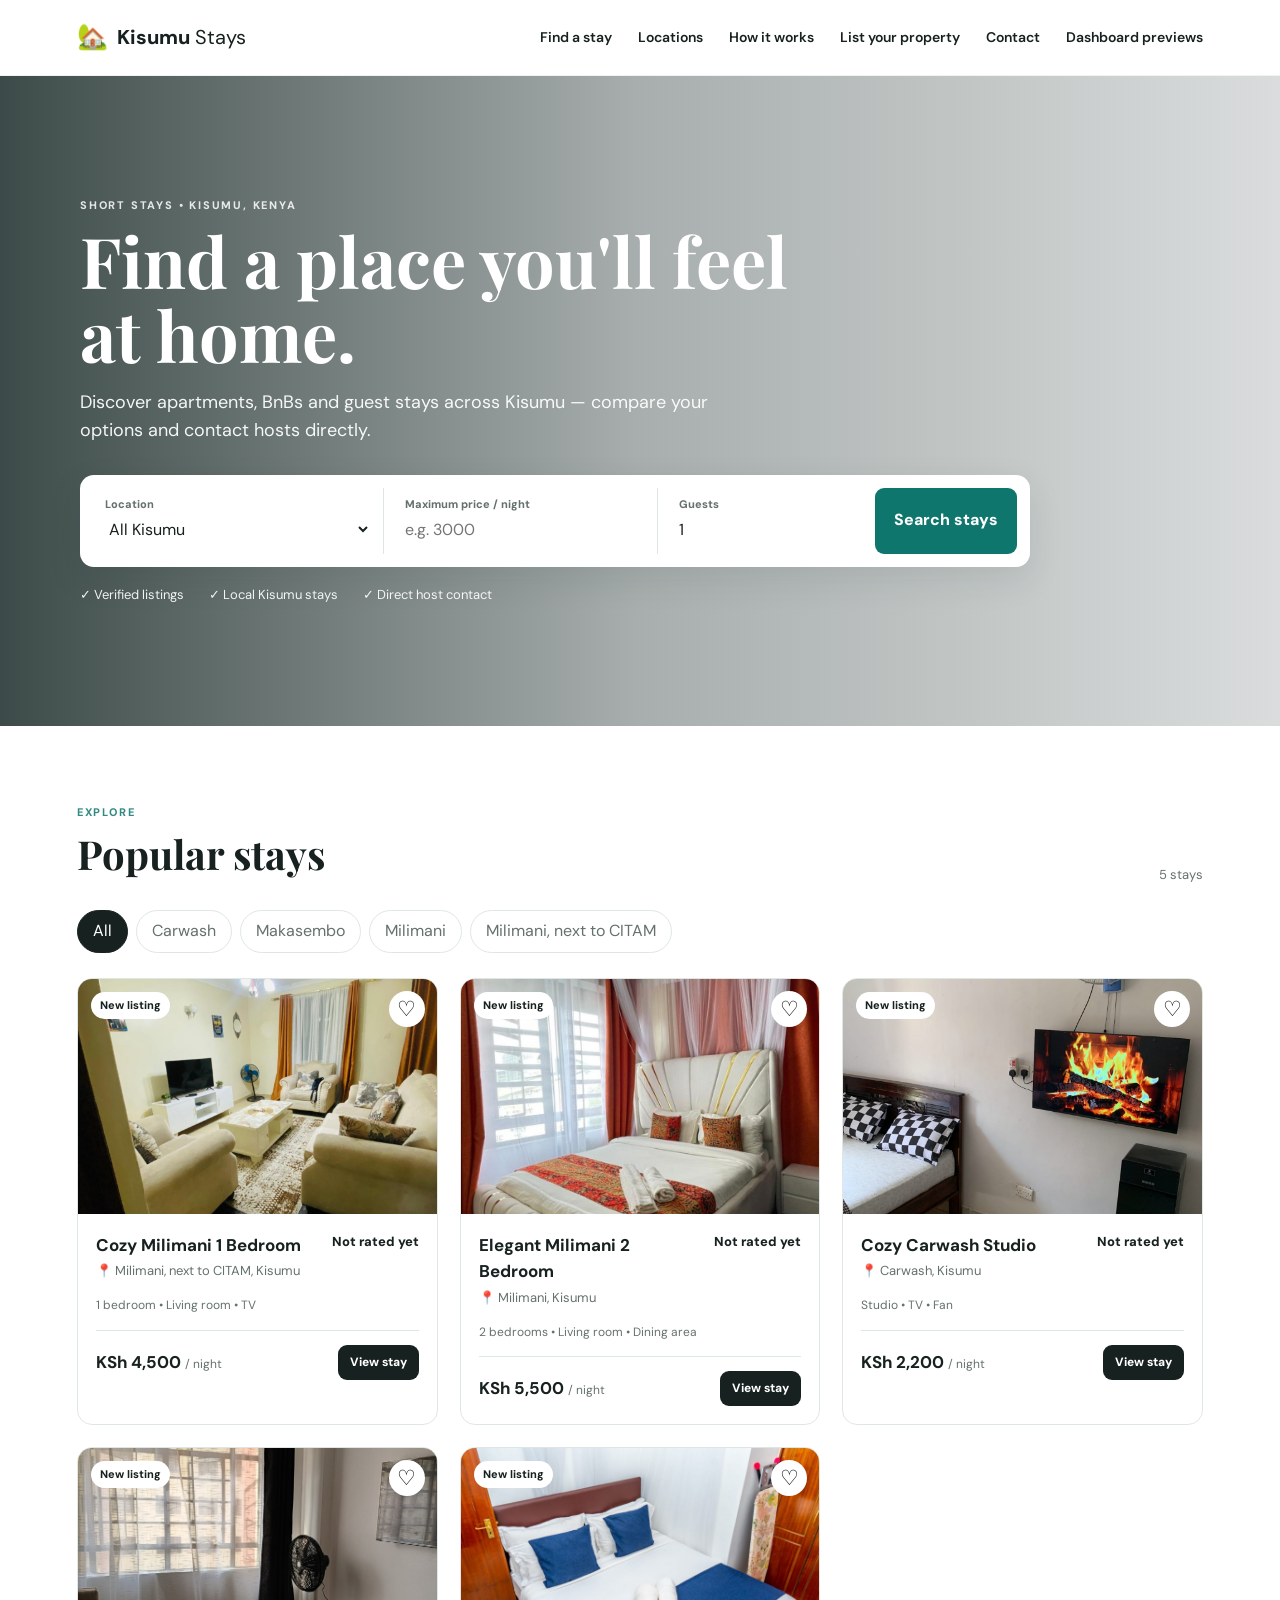
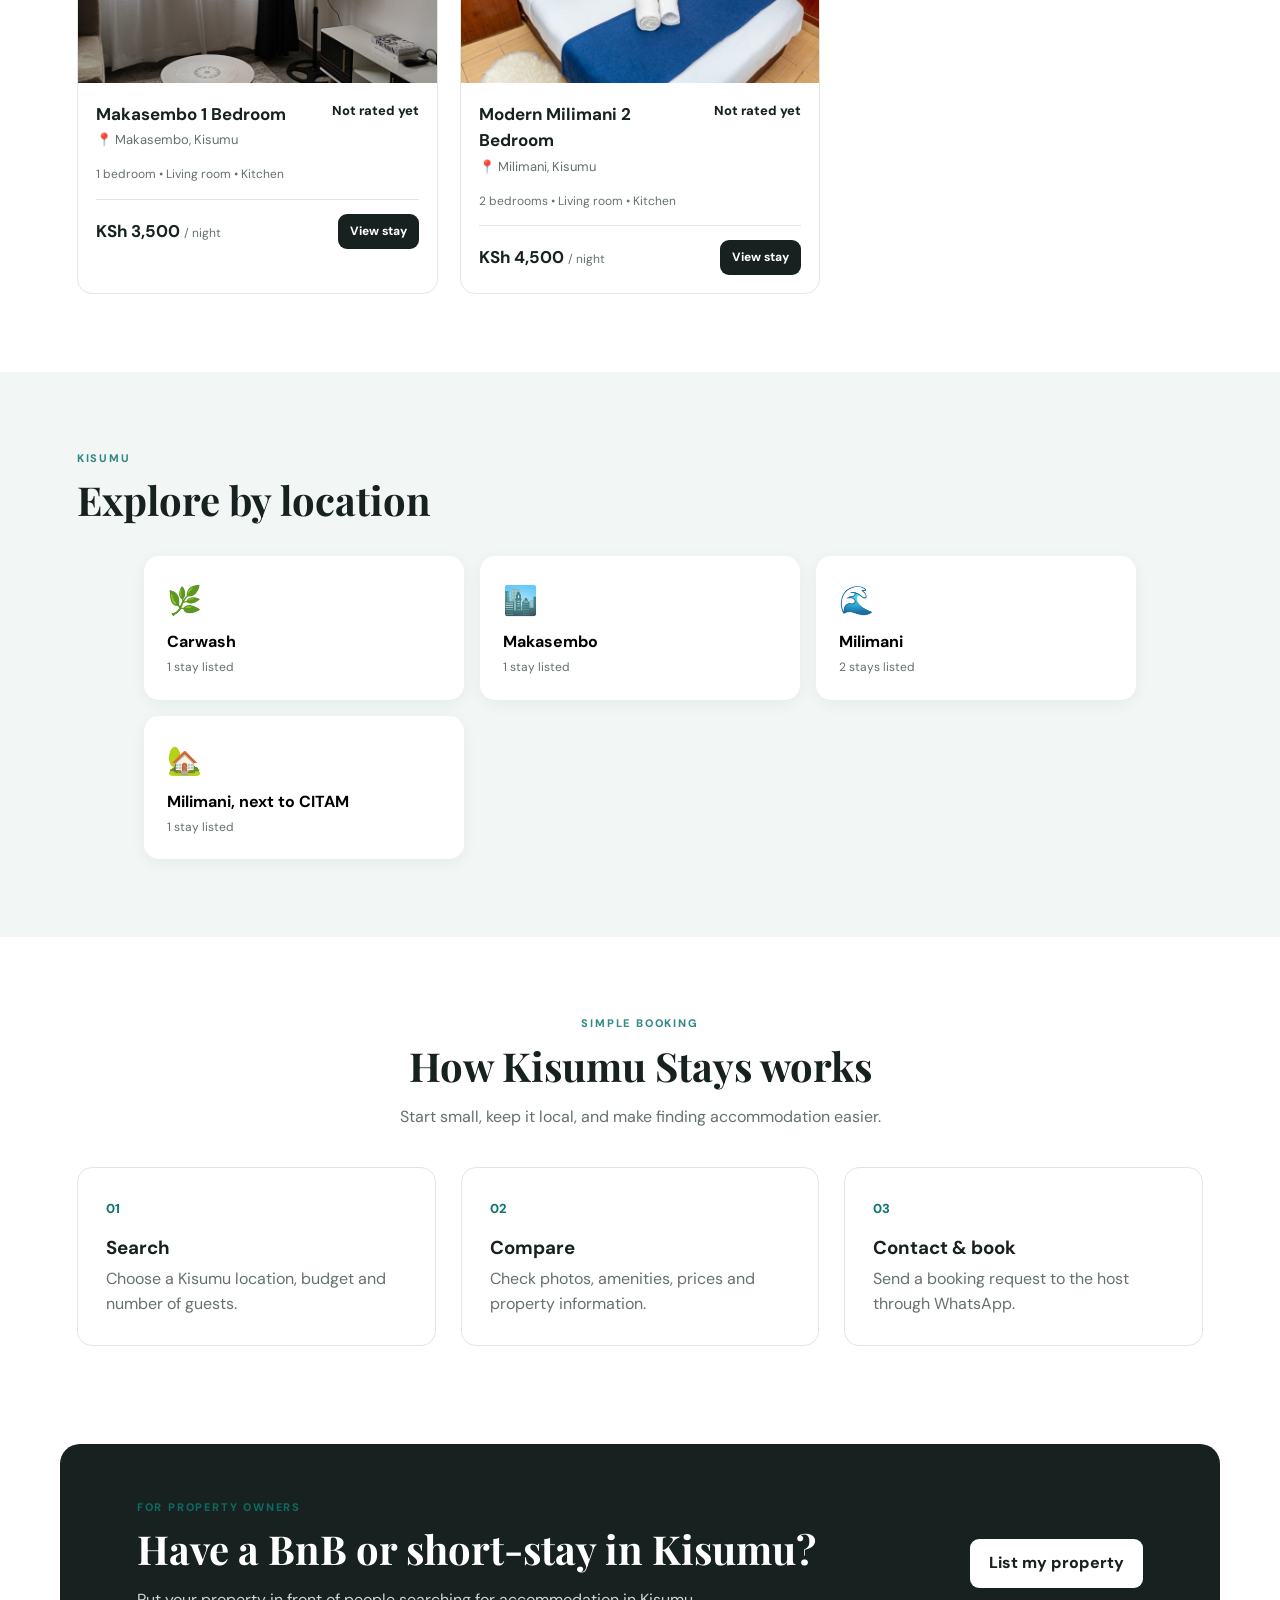
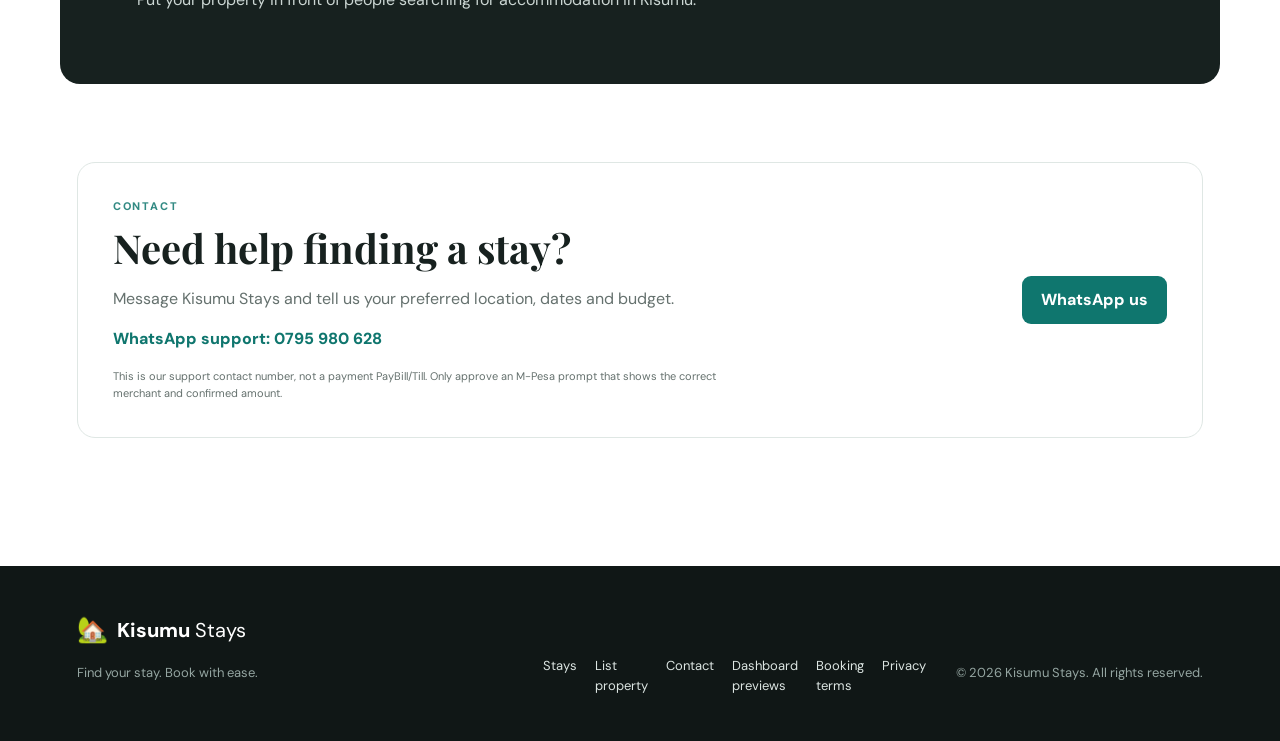
<file: site/index.html>
<!doctype html>
<html lang="en">
<head>
  <meta charset="utf-8">
  <meta name="viewport" content="width=device-width, initial-scale=1">
  <meta name="description" content="Kisumu Stays — discover short-stay accommodation across Kisumu, Kenya.">
  <meta name="theme-color" content="#0f766e">
  <title>Kisumu Stays | Find your stay in Kisumu</title>
  <link rel="icon" href="data:image/svg+xml,%3Csvg xmlns='http://www.w3.org/2000/svg' viewBox='0 0 100 100'%3E%3Ctext y='.9em' font-size='90'%3E🏡%3C/text%3E%3C/svg%3E">
  <link rel="stylesheet" href="styles.css">
</head>
<body>
  <header class="site-header">
    <a class="brand" href="#home" aria-label="Kisumu Stays home">
      <span class="brand-mark">🏡</span>
      <span><strong>Kisumu</strong> Stays</span>
    </a>
    <button class="menu-btn" id="menuBtn" aria-label="Open menu">☰</button>
    <nav id="nav">
      <a href="#stays">Find a stay</a>
      <a href="#locations">Locations</a>
      <a href="#how">How it works</a>
      <a href="#owners">List your property</a>
      <a href="#contact">Contact</a>
      <a href="guest-dashboard.html">Dashboard previews</a>
    </nav>
  </header>

  <main>
    <section class="hero" id="home">
      <div class="hero-overlay"></div>
      <div class="hero-content">
        <p class="eyebrow">SHORT STAYS • KISUMU, KENYA</p>
        <h1>Find a place you'll feel at home.</h1>
        <p class="hero-copy">Discover apartments, BnBs and guest stays across Kisumu — compare your options and contact hosts directly.</p>
        <form class="search-panel" id="searchForm">
          <label>
            <span>Location</span>
            <select id="locationFilter">
              <option value="all">All Kisumu</option>
            </select>
          </label>
          <label>
            <span>Maximum price / night</span>
            <input id="priceFilter" type="number" min="0" step="100" placeholder="e.g. 3000">
          </label>
          <label>
            <span>Guests</span>
            <input id="guestFilter" type="number" min="1" value="1">
          </label>
          <button class="btn btn-primary" type="submit">Search stays</button>
        </form>
        <div class="trust-row">
          <span>✓ Verified listings</span>
          <span>✓ Local Kisumu stays</span>
          <span>✓ Direct host contact</span>
        </div>
      </div>
    </section>

    <section class="section" id="stays">
      <div class="section-heading">
        <div>
          <p class="eyebrow">EXPLORE</p>
          <h2>Popular stays</h2>
        </div>
        <span class="results-count" id="resultsCount"></span>
      </div>
      <div class="filters">
        <button class="chip active" data-location="all">All</button>
        <div id="locationChips"></div>
      </div>
      <div class="property-grid" id="propertyGrid"></div>
      <div class="empty-state hidden" id="emptyState">
        <div>🔎</div>
        <h3>No stays match your search</h3>
        <p>Try another location or increase your maximum price.</p>
        <button class="btn btn-dark" id="resetSearch">Show all stays</button>
      </div>
    </section>

    <section class="section soft" id="locations">
      <div class="section-heading">
        <div>
          <p class="eyebrow">KISUMU</p>
          <h2>Explore by location</h2>
        </div>
      </div>
      <div class="location-grid" id="locationCards"></div>
    </section>

    <section class="section" id="how">
      <div class="center-heading">
        <p class="eyebrow">SIMPLE BOOKING</p>
        <h2>How Kisumu Stays works</h2>
        <p>Start small, keep it local, and make finding accommodation easier.</p>
      </div>
      <div class="steps">
        <article><span>01</span><h3>Search</h3><p>Choose a Kisumu location, budget and number of guests.</p></article>
        <article><span>02</span><h3>Compare</h3><p>Check photos, amenities, prices and property information.</p></article>
        <article><span>03</span><h3>Contact & book</h3><p>Send a booking request to the host through WhatsApp.</p></article>
      </div>
    </section>

    <section class="owner-cta" id="owners">
      <div>
        <p class="eyebrow">FOR PROPERTY OWNERS</p>
        <h2>Have a BnB or short-stay in Kisumu?</h2>
        <p>Put your property in front of people searching for accommodation in Kisumu.</p>
      </div>
      <a class="btn btn-light" id="ownerWhatsApp" href="#" target="_blank" rel="noopener">List my property</a>
    </section>

    <section class="section" id="contact">
      <div class="contact-card">
        <div>
          <p class="eyebrow">CONTACT</p>
          <h2>Need help finding a stay?</h2>
          <p>Message Kisumu Stays and tell us your preferred location, dates and budget.</p>
          <p class="contact-phone" id="contactPhone"></p>
          <p class="small-note">This is our support contact number, not a payment PayBill/Till. Only approve an M-Pesa prompt that shows the correct merchant and confirmed amount.</p>
        </div>
        <a class="btn btn-primary" id="contactWhatsApp" href="#" target="_blank" rel="noopener">WhatsApp us</a>
      </div>
    </section>
  </main>

  <footer>
    <div class="footer-inner">
      <div>
        <a class="brand footer-brand" href="#home"><span class="brand-mark">🏡</span><span><strong>Kisumu</strong> Stays</span></a>
        <p id="footerTagline"></p>
      </div>
      <div class="footer-links">
        <a href="#stays">Stays</a><a href="#owners">List property</a><a href="#contact">Contact</a>
      <a href="guest-dashboard.html">Dashboard previews</a>
        <a href="booking-terms.html">Booking terms</a><a href="privacy.html">Privacy</a>
      </div>
      <p class="copyright">© <span id="year"></span> Kisumu Stays. All rights reserved.</p>
    </div>
  </footer>

  <div class="modal hidden" id="propertyModal" role="dialog" aria-modal="true" aria-labelledby="modalTitle">
    <div class="modal-backdrop" data-close-modal></div>
    <div class="modal-card">
      <button class="modal-close" data-close-modal aria-label="Close">×</button>
      <div id="modalContent"></div>
    </div>
  </div>

  <script src="data.js"></script>
  <script src="app.js"></script>
</body>
</html>
</file>
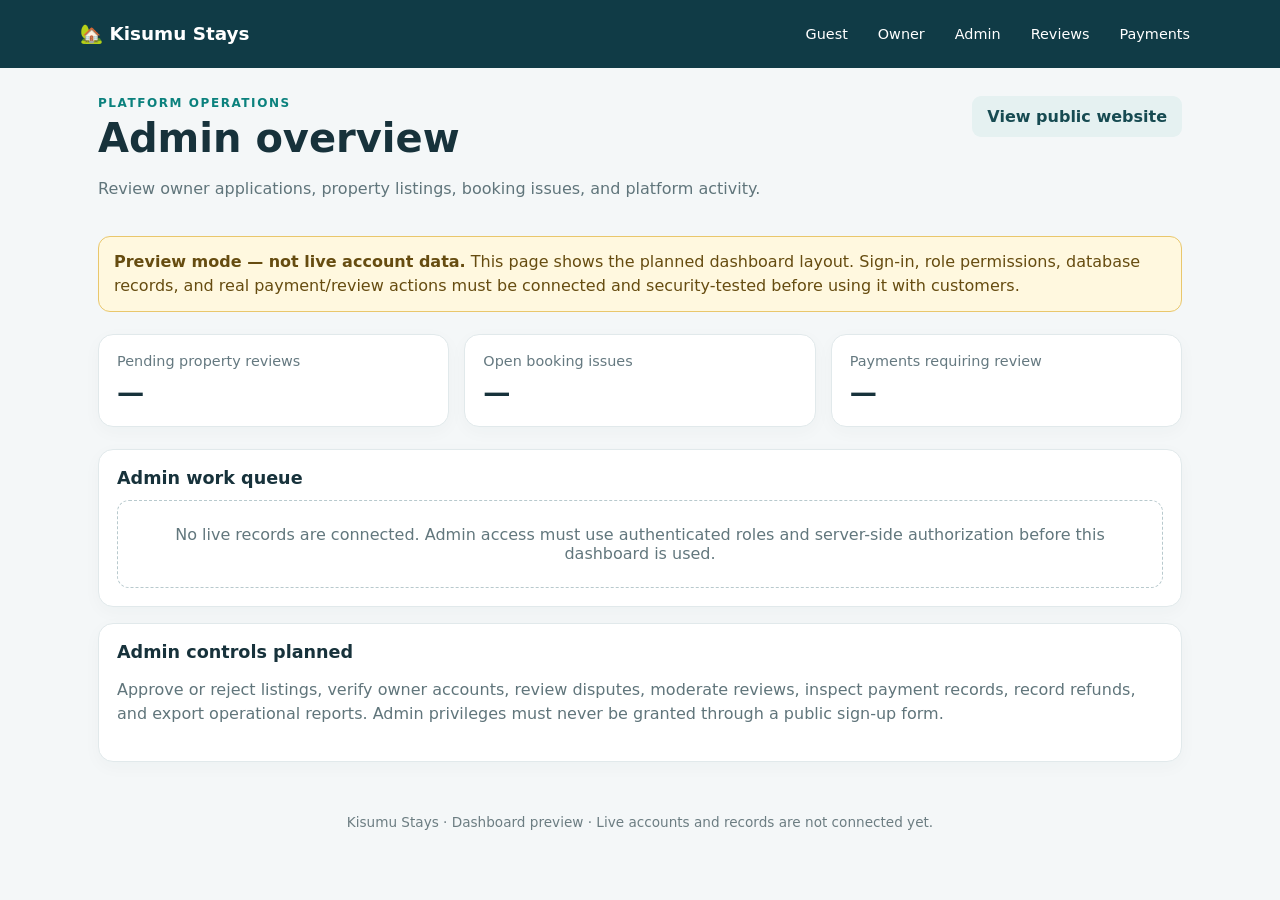
<file: site/admin-dashboard.html>
<!doctype html><html lang="en"><head><meta charset="utf-8"><meta name="viewport" content="width=device-width,initial-scale=1"><meta name="robots" content="noindex,nofollow"><title>Admin Dashboard | Kisumu Stays</title><link rel="stylesheet" href="dashboard.css"></head><body><header class="dash-top"><a class="brand" href="index.html">🏡 Kisumu Stays</a><nav><a href="guest-dashboard.html">Guest</a><a href="owner-dashboard.html">Owner</a><a href="admin-dashboard.html">Admin</a><a href="reviews-dashboard.html">Reviews</a><a href="payments-dashboard.html">Payments</a></nav></header><main class="dash-wrap"><div class="dash-title"><div><div class="eyebrow">PLATFORM OPERATIONS</div><h1>Admin overview</h1><p class="muted">Review owner applications, property listings, booking issues, and platform activity.</p></div><a class="btn secondary" href="index.html">View public website</a></div><div class="preview"><strong>Preview mode — not live account data.</strong> This page shows the planned dashboard layout. Sign-in, role permissions, database records, and real payment/review actions must be connected and security-tested before using it with customers.</div><section class="grid"><article class="stat"><span>Pending property reviews</span><strong>—</strong></article><article class="stat"><span>Open booking issues</span><strong>—</strong></article><article class="stat"><span>Payments requiring review</span><strong>—</strong></article></section><section class="panel"><h2>Admin work queue</h2><div class="empty">No live records are connected. Admin access must use authenticated roles and server-side authorization before this dashboard is used.</div></section><section class="panel"><h2>Admin controls planned</h2><p class="muted">Approve or reject listings, verify owner accounts, review disputes, moderate reviews, inspect payment records, record refunds, and export operational reports. Admin privileges must never be granted through a public sign-up form.</p></section></main><footer>Kisumu Stays · Dashboard preview · Live accounts and records are not connected yet.</footer></body></html>
</file>
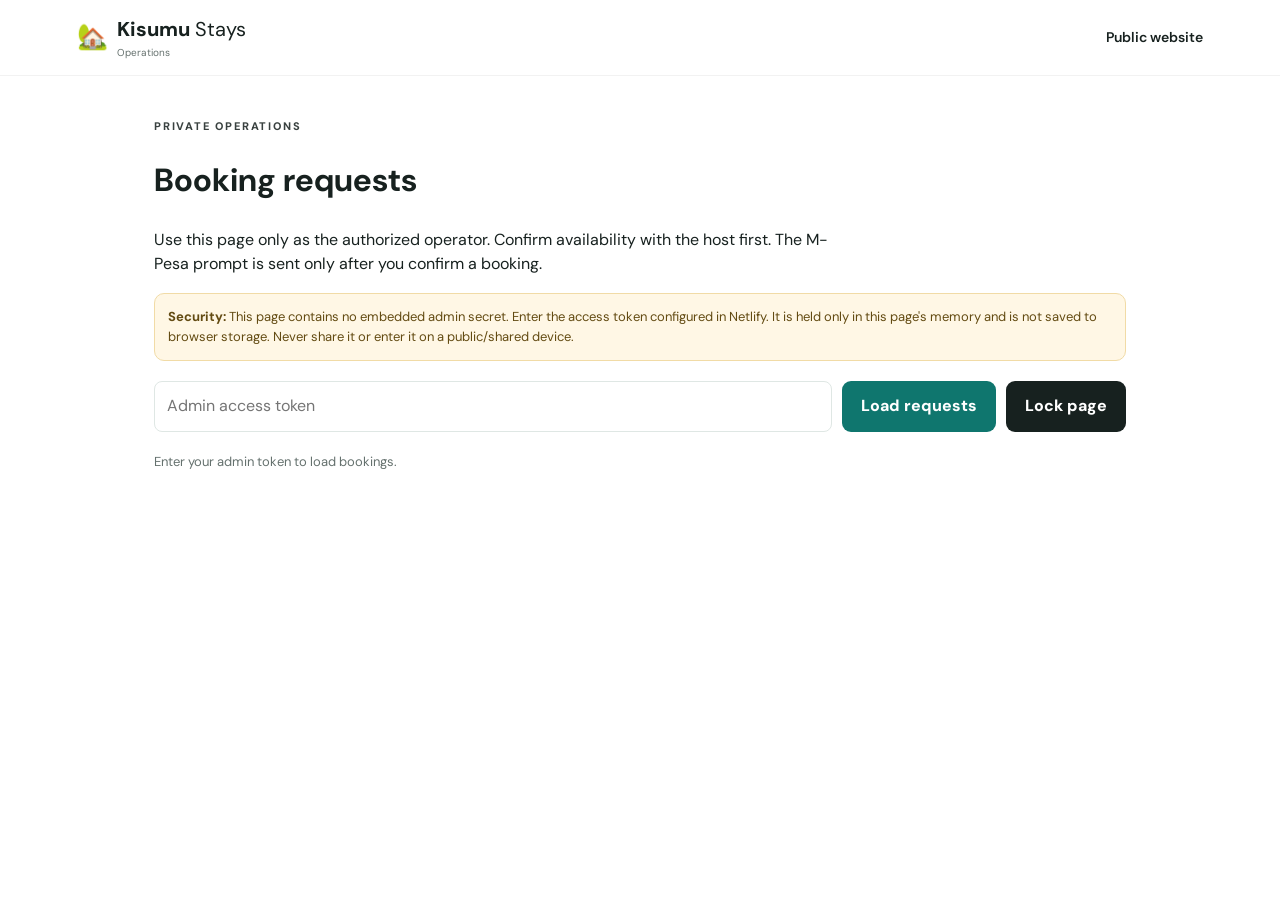
<file: site/admin.html>
<!doctype html>
<html lang="en">
<head>
  <meta charset="utf-8"><meta name="viewport" content="width=device-width, initial-scale=1">
  <meta name="robots" content="noindex,nofollow"><meta name="referrer" content="no-referrer">
  <title>Operations | Kisumu Stays</title><link rel="stylesheet" href="styles.css">
  <style>
    .admin-main{max-width:1100px;margin:0 auto;padding:42px 5% 70px}.admin-intro{max-width:700px}.admin-login{display:flex;gap:10px;flex-wrap:wrap;margin:20px 0}.admin-login input{flex:1;min-width:220px;border:1px solid var(--line);border-radius:8px;padding:12px}.admin-status{color:var(--muted);font-size:13px}.admin-status.error{color:#a52828}.admin-status.success{color:#126b4d}.admin-list{display:grid;gap:16px;margin-top:24px}.admin-card{border:1px solid var(--line);border-radius:14px;padding:20px;background:white}.admin-card h2{font-size:20px;margin:0 0 5px}.admin-meta{display:grid;grid-template-columns:repeat(3,minmax(0,1fr));gap:12px;margin:16px 0}.admin-meta div{background:var(--soft);padding:10px;border-radius:8px;overflow-wrap:anywhere}.admin-meta small{display:block;color:var(--muted);font-size:11px}.admin-meta strong{font-size:13px}.admin-actions{display:flex;gap:9px;flex-wrap:wrap}.admin-actions button{border:0;border-radius:8px;padding:10px 14px;font-weight:700;cursor:pointer}.admin-actions button:disabled{opacity:.5;cursor:not-allowed}.admin-confirm{background:var(--primary);color:#fff}.admin-pay{background:#17211f;color:white}.admin-cancel{background:#f6e9e9;color:#8e2525}.admin-note{background:#fff7e5;border:1px solid #f1dba6;border-radius:10px;padding:13px;font-size:13px;color:#634b12}.admin-empty{padding:35px;text-align:center;background:var(--soft);border-radius:12px;color:var(--muted)}
    @media(max-width:650px){.admin-meta{grid-template-columns:1fr 1fr}.admin-login{flex-direction:column}.admin-login input{min-width:0}}
  </style>
</head>
<body>
  <header class="site-header"><a class="brand" href="index.html"><span class="brand-mark">🏡</span><span><strong>Kisumu</strong> Stays <small style="display:block;font-size:10px;color:#65716e">Operations</small></span></a><nav><a href="index.html">Public website</a></nav></header>
  <main class="admin-main">
    <div class="admin-intro"><p class="eyebrow">PRIVATE OPERATIONS</p><h1>Booking requests</h1><p>Use this page only as the authorized operator. Confirm availability with the host first. The M-Pesa prompt is sent only after you confirm a booking.</p></div>
    <div class="admin-note"><strong>Security:</strong> This page contains no embedded admin secret. Enter the access token configured in Netlify. It is held only in this page's memory and is not saved to browser storage. Never share it or enter it on a public/shared device.</div>
    <form class="admin-login" id="adminLogin"><input type="password" id="adminToken" autocomplete="current-password" placeholder="Admin access token" required aria-label="Admin access token"><button class="btn btn-primary" type="submit">Load requests</button><button class="btn btn-dark" type="button" id="clearToken">Lock page</button></form>
    <p id="adminStatus" class="admin-status" role="status" aria-live="polite">Enter your admin token to load bookings.</p>
    <section id="bookingList" class="admin-list" aria-label="Booking request list"></section>
  </main>
  <script>
    let accessToken = "";
    const statusEl = document.getElementById("adminStatus");
    const listEl = document.getElementById("bookingList");
    const fmt = n => `KSh ${Number(n).toLocaleString("en-KE")}`;
    const esc = s => String(s ?? "").replace(/[&<>"']/g, c => ({"&":"&amp;","<":"&lt;",">":"&gt;","\"":"&quot;","'":"&#39;"}[c]));
    function setStatus(message, type="") { statusEl.textContent = message; statusEl.className = `admin-status ${type}`; }
    async function api(url, options={}) {
      const response = await fetch(url, { ...options, headers: { "Content-Type":"application/json", "Authorization":`Bearer ${accessToken}`, ...(options.headers || {}) }, cache:"no-store" });
      const data = await response.json().catch(() => ({}));
      if (!response.ok) throw new Error(data.error || "Request failed.");
      return data;
    }
    function bookingCard(b) {
      const card = document.createElement("article"); card.className = "admin-card";
      const paid = b.payment_status === "paid";
      const canPay = b.booking_status === "confirmed" && !["pending","verification_pending","paid"].includes(b.payment_status);
      const canVerify = ["pending", "verification_pending"].includes(b.payment_status);
      card.innerHTML = `<h2>${esc(b.property_name)}</h2><p class="muted">Reference: ${esc(b.id)} · Received ${esc(new Date(b.created_at).toLocaleString())}</p>
        <div class="admin-meta">
          <div><small>Guest</small><strong>${esc(b.guest_name)}</strong></div>
          <div><small>Guest phone</small><strong>${esc(b.guest_phone)}</strong></div>
          <div><small>Dates</small><strong>${esc(b.check_in)} → ${esc(b.check_out)} (${esc(b.nights)} nights)</strong></div>
          <div><small>Guests</small><strong>${esc(b.guests)}</strong></div>
          <div><small>Total</small><strong>${fmt(b.total_amount)}</strong></div>
          <div><small>10% commission (recorded)</small><strong>${fmt(b.commission_amount)}</strong></div>
          <div><small>Booking status</small><strong>${esc(b.booking_status)}</strong></div>
          <div><small>Payment status</small><strong>${esc(b.payment_status)}</strong></div>
          <div><small>M-Pesa receipt</small><strong>${esc(b.mpesa_receipt || "Not recorded")}</strong></div>
        </div>
        ${b.payment_note ? `<p class="admin-status error">Payment note: ${esc(b.payment_note)}</p>` : ""}
        <div class="admin-actions">
          <button class="admin-confirm" data-action="confirm" ${b.booking_status === "confirmed" || paid ? "disabled" : ""}>Confirm availability</button>
          <button class="admin-pay" data-action="pay" ${canPay ? "" : "disabled"}>Send M-Pesa prompt</button>
          <button class="admin-confirm" data-action="verify" ${canVerify ? "" : "disabled"}>Verify payment status</button>
          <button class="admin-cancel" data-action="cancel" ${paid || ["pending","verification_pending"].includes(b.payment_status) || b.booking_status === "cancelled" ? "disabled" : ""}>Cancel request</button>
        </div>`;
      card.querySelectorAll("[data-action]").forEach(btn => btn.addEventListener("click", async () => {
        const action = btn.dataset.action;
        if (action === "pay" && !confirm(`Send an official M-Pesa STK prompt for ${fmt(b.total_amount)} to ${b.guest_phone}? Confirm you have checked availability and the recipient/business details.`)) return;
        if (action === "verify" && !confirm("Check this transaction's status with Safaricom? Do not issue another prompt while the transaction is pending.")) return;
        btn.disabled = true; setStatus(action === "pay" ? "Requesting M-Pesa prompt…" : action === "verify" ? "Checking with Safaricom…" : "Updating booking…");
        try {
          if (action === "pay") await api("/.netlify/functions/admin-payment", { method:"POST", body:JSON.stringify({ bookingId:b.id }) });
          else if (action === "verify") await api("/.netlify/functions/admin-verify-payment", { method:"POST", body:JSON.stringify({ bookingId:b.id }) });
          else await api("/.netlify/functions/admin-bookings", { method:"POST", body:JSON.stringify({ bookingId:b.id, action }) });
          setStatus(action === "pay" ? "M-Pesa prompt requested. Ask the guest to verify the merchant and amount before entering their PIN." : action === "verify" ? "Payment status check completed; review the updated status below." : `Booking ${action === "confirm" ? "confirmed" : "cancelled"}.`, "success");
          await loadBookings();
        } catch (error) { setStatus(error.message, "error"); btn.disabled = false; }
      }));
      return card;
    }
    async function loadBookings() {
      listEl.replaceChildren(); setStatus("Loading booking requests…");
      try {
        const result = await api("/.netlify/functions/admin-bookings");
        if (!result.bookings.length) { listEl.innerHTML = '<div class="admin-empty">No booking requests yet.</div>'; setStatus("Loaded successfully.", "success"); return; }
        result.bookings.forEach(b => listEl.appendChild(bookingCard(b)));
        setStatus(`Loaded ${result.bookings.length} booking request(s).`, "success");
      } catch (error) { setStatus(error.message, "error"); }
    }
    document.getElementById("adminLogin").addEventListener("submit", async event => { event.preventDefault(); accessToken = document.getElementById("adminToken").value.trim(); await loadBookings(); });
    document.getElementById("clearToken").addEventListener("click", () => { accessToken = ""; document.getElementById("adminToken").value = ""; listEl.replaceChildren(); setStatus("Locked. Enter the admin token to continue."); });
  </script>
</body>
</html>
</file>
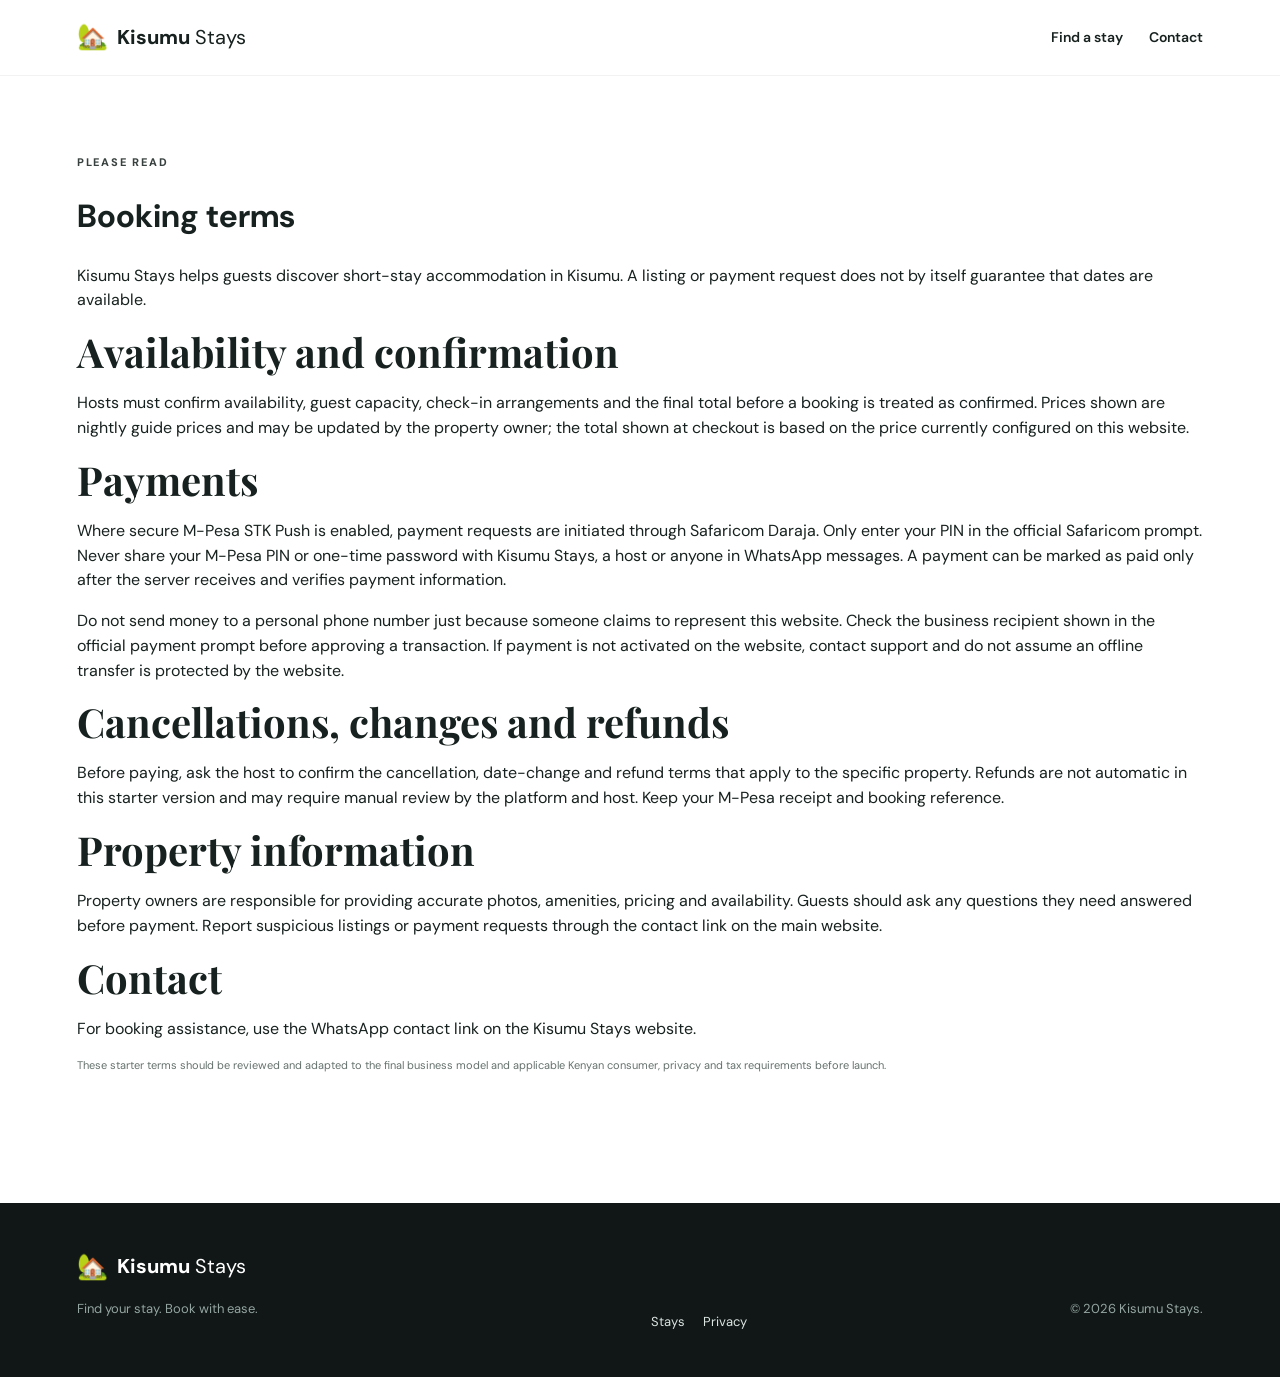
<file: site/booking-terms.html>
<!doctype html><html lang="en"><head><meta charset="utf-8"><meta name="viewport" content="width=device-width, initial-scale=1"><meta name="robots" content="index,follow"><title>Booking Terms | Kisumu Stays</title><link rel="stylesheet" href="styles.css"></head><body><header class="site-header"><a class="brand" href="index.html"><span class="brand-mark">🏡</span><span><strong>Kisumu</strong> Stays</span></a><nav><a href="index.html#stays">Find a stay</a><a href="index.html#contact">Contact</a></nav></header><main class="section"><p class="eyebrow">PLEASE READ</p><h1>Booking terms</h1><p>Kisumu Stays helps guests discover short-stay accommodation in Kisumu. A listing or payment request does not by itself guarantee that dates are available.</p><h2>Availability and confirmation</h2><p>Hosts must confirm availability, guest capacity, check-in arrangements and the final total before a booking is treated as confirmed. Prices shown are nightly guide prices and may be updated by the property owner; the total shown at checkout is based on the price currently configured on this website.</p><h2>Payments</h2><p>Where secure M-Pesa STK Push is enabled, payment requests are initiated through Safaricom Daraja. Only enter your PIN in the official Safaricom prompt. Never share your M-Pesa PIN or one-time password with Kisumu Stays, a host or anyone in WhatsApp messages. A payment can be marked as paid only after the server receives and verifies payment information.</p><p>Do not send money to a personal phone number just because someone claims to represent this website. Check the business recipient shown in the official payment prompt before approving a transaction. If payment is not activated on the website, contact support and do not assume an offline transfer is protected by the website.</p><h2>Cancellations, changes and refunds</h2><p>Before paying, ask the host to confirm the cancellation, date-change and refund terms that apply to the specific property. Refunds are not automatic in this starter version and may require manual review by the platform and host. Keep your M-Pesa receipt and booking reference.</p><h2>Property information</h2><p>Property owners are responsible for providing accurate photos, amenities, pricing and availability. Guests should ask any questions they need answered before payment. Report suspicious listings or payment requests through the contact link on the main website.</p><h2>Contact</h2><p>For booking assistance, use the WhatsApp contact link on <a href="index.html#contact">the Kisumu Stays website</a>.</p><p class="small-note">These starter terms should be reviewed and adapted to the final business model and applicable Kenyan consumer, privacy and tax requirements before launch.</p></main><footer><div class="footer-inner"><div><a class="brand footer-brand" href="index.html"><span class="brand-mark">🏡</span><span><strong>Kisumu</strong> Stays</span></a><p>Find your stay. Book with ease.</p></div><div class="footer-links"><a href="index.html#stays">Stays</a><a href="privacy.html">Privacy</a></div><p class="copyright">© <span id="year"></span> Kisumu Stays.</p></div></footer><script>document.getElementById('year').textContent=new Date().getFullYear()</script></body></html>
</file>
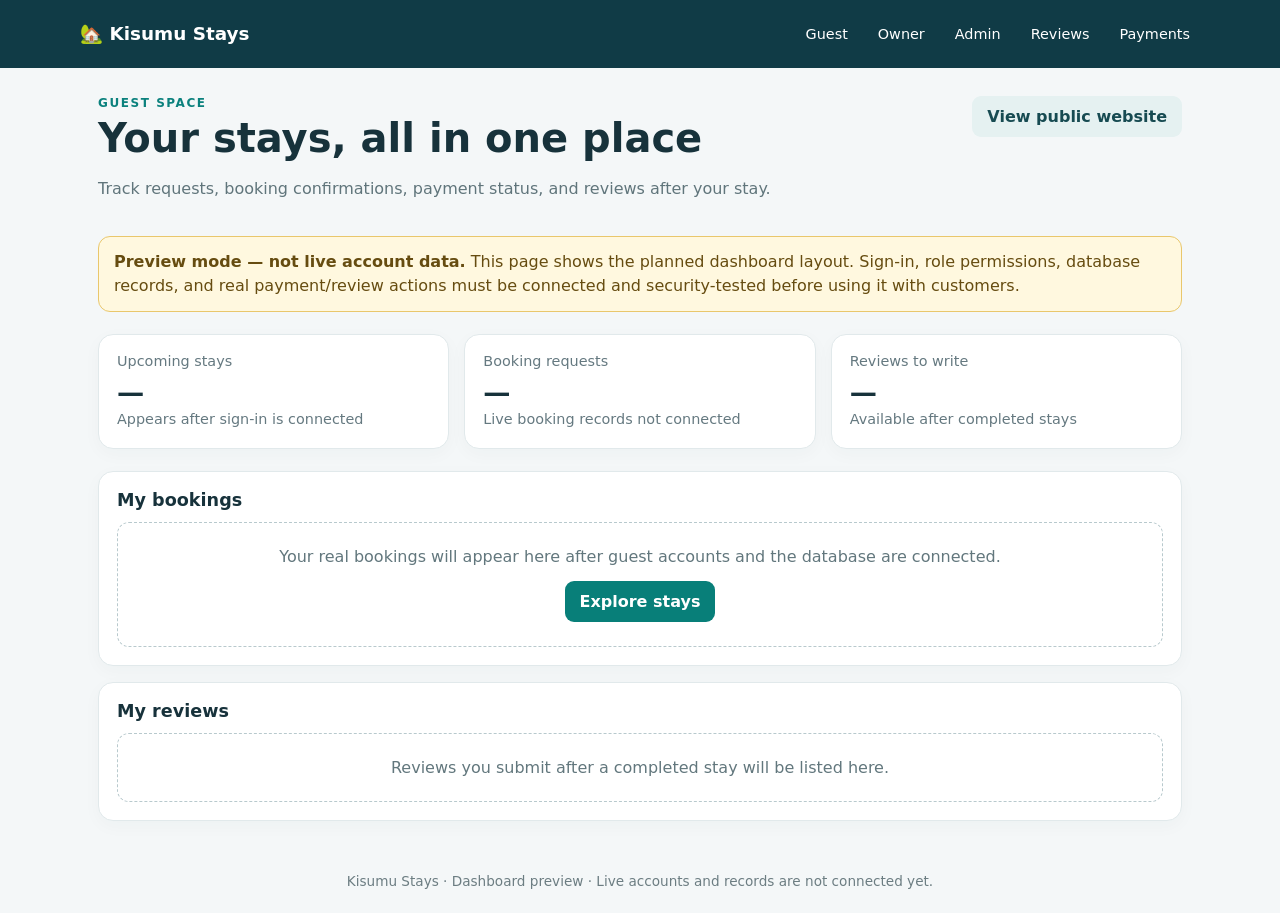
<file: site/guest-dashboard.html>
<!doctype html><html lang="en"><head><meta charset="utf-8"><meta name="viewport" content="width=device-width,initial-scale=1"><meta name="robots" content="noindex,nofollow"><title>Guest Dashboard | Kisumu Stays</title><link rel="stylesheet" href="dashboard.css"></head><body><header class="dash-top"><a class="brand" href="index.html">🏡 Kisumu Stays</a><nav><a href="guest-dashboard.html">Guest</a><a href="owner-dashboard.html">Owner</a><a href="admin-dashboard.html">Admin</a><a href="reviews-dashboard.html">Reviews</a><a href="payments-dashboard.html">Payments</a></nav></header><main class="dash-wrap"><div class="dash-title"><div><div class="eyebrow">GUEST SPACE</div><h1>Your stays, all in one place</h1><p class="muted">Track requests, booking confirmations, payment status, and reviews after your stay.</p></div><a class="btn secondary" href="index.html">View public website</a></div><div class="preview"><strong>Preview mode — not live account data.</strong> This page shows the planned dashboard layout. Sign-in, role permissions, database records, and real payment/review actions must be connected and security-tested before using it with customers.</div><section class="grid"><article class="stat"><span>Upcoming stays</span><strong>—</strong><span class="muted">Appears after sign-in is connected</span></article><article class="stat"><span>Booking requests</span><strong>—</strong><span class="muted">Live booking records not connected</span></article><article class="stat"><span>Reviews to write</span><strong>—</strong><span class="muted">Available after completed stays</span></article></section><section class="panel"><h2>My bookings</h2><div class="empty">Your real bookings will appear here after guest accounts and the database are connected.<div class="btn-row" style="justify-content:center"><a class="btn" href="index.html#stays">Explore stays</a></div></div></section><section class="panel"><h2>My reviews</h2><div class="empty">Reviews you submit after a completed stay will be listed here.</div></section></main><footer>Kisumu Stays · Dashboard preview · Live accounts and records are not connected yet.</footer></body></html>
</file>
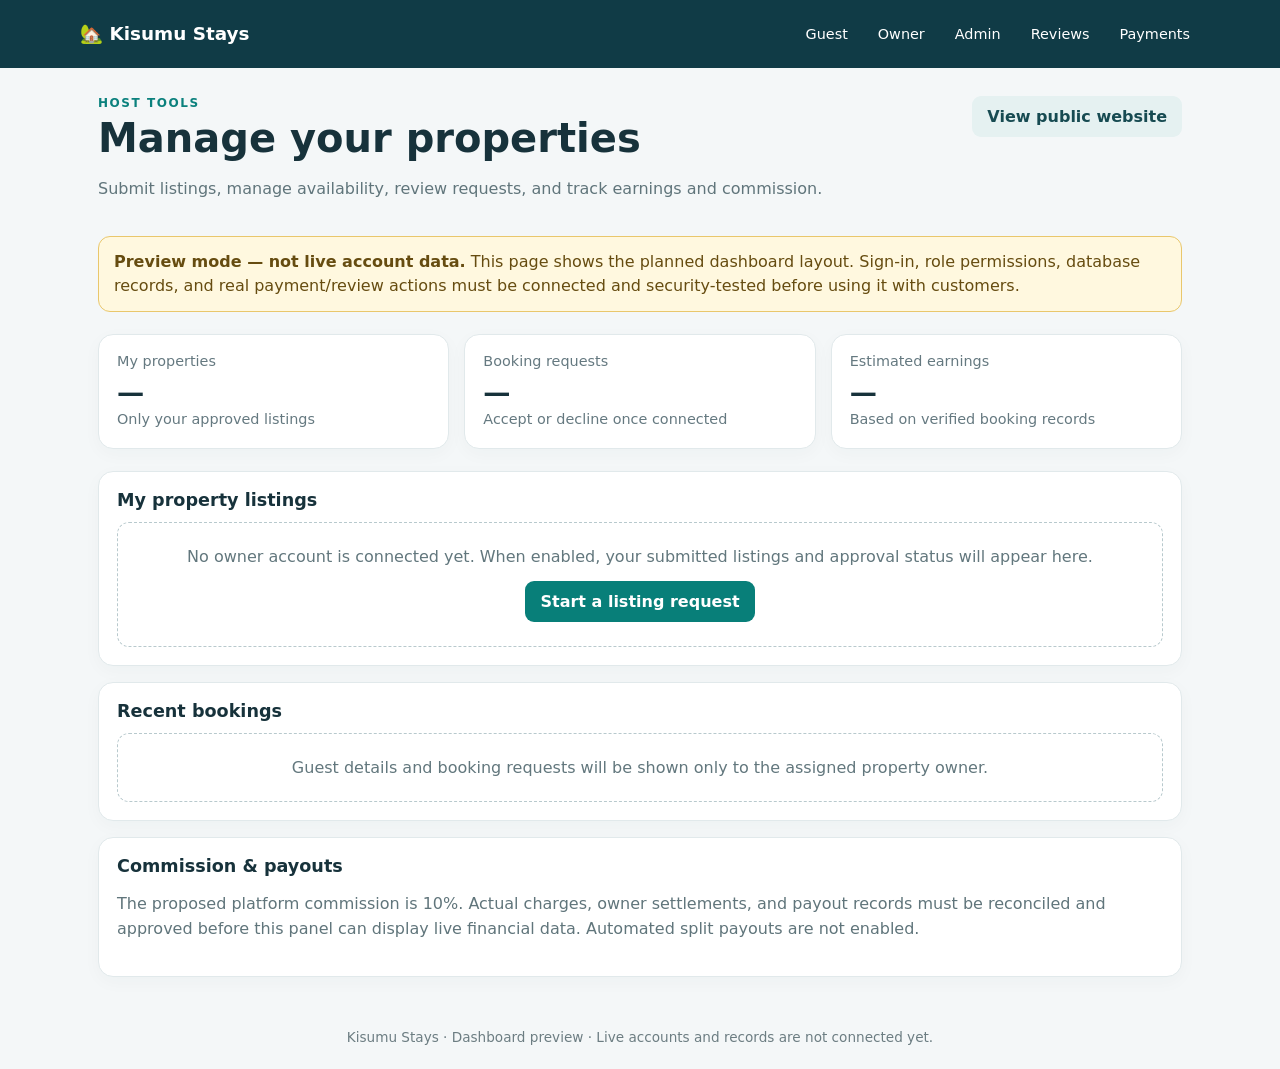
<file: site/owner-dashboard.html>
<!doctype html><html lang="en"><head><meta charset="utf-8"><meta name="viewport" content="width=device-width,initial-scale=1"><meta name="robots" content="noindex,nofollow"><title>Owner Dashboard | Kisumu Stays</title><link rel="stylesheet" href="dashboard.css"></head><body><header class="dash-top"><a class="brand" href="index.html">🏡 Kisumu Stays</a><nav><a href="guest-dashboard.html">Guest</a><a href="owner-dashboard.html">Owner</a><a href="admin-dashboard.html">Admin</a><a href="reviews-dashboard.html">Reviews</a><a href="payments-dashboard.html">Payments</a></nav></header><main class="dash-wrap"><div class="dash-title"><div><div class="eyebrow">HOST TOOLS</div><h1>Manage your properties</h1><p class="muted">Submit listings, manage availability, review requests, and track earnings and commission.</p></div><a class="btn secondary" href="index.html">View public website</a></div><div class="preview"><strong>Preview mode — not live account data.</strong> This page shows the planned dashboard layout. Sign-in, role permissions, database records, and real payment/review actions must be connected and security-tested before using it with customers.</div><section class="grid"><article class="stat"><span>My properties</span><strong>—</strong><span class="muted">Only your approved listings</span></article><article class="stat"><span>Booking requests</span><strong>—</strong><span class="muted">Accept or decline once connected</span></article><article class="stat"><span>Estimated earnings</span><strong>—</strong><span class="muted">Based on verified booking records</span></article></section><section class="panel"><h2>My property listings</h2><div class="empty">No owner account is connected yet. When enabled, your submitted listings and approval status will appear here.<div class="btn-row" style="justify-content:center"><a class="btn" href="index.html#owners">Start a listing request</a></div></div></section><section class="panel"><h2>Recent bookings</h2><div class="empty">Guest details and booking requests will be shown only to the assigned property owner.</div></section><section class="panel"><h2>Commission & payouts</h2><p class="muted">The proposed platform commission is 10%. Actual charges, owner settlements, and payout records must be reconciled and approved before this panel can display live financial data. Automated split payouts are not enabled.</p></section></main><footer>Kisumu Stays · Dashboard preview · Live accounts and records are not connected yet.</footer></body></html>
</file>
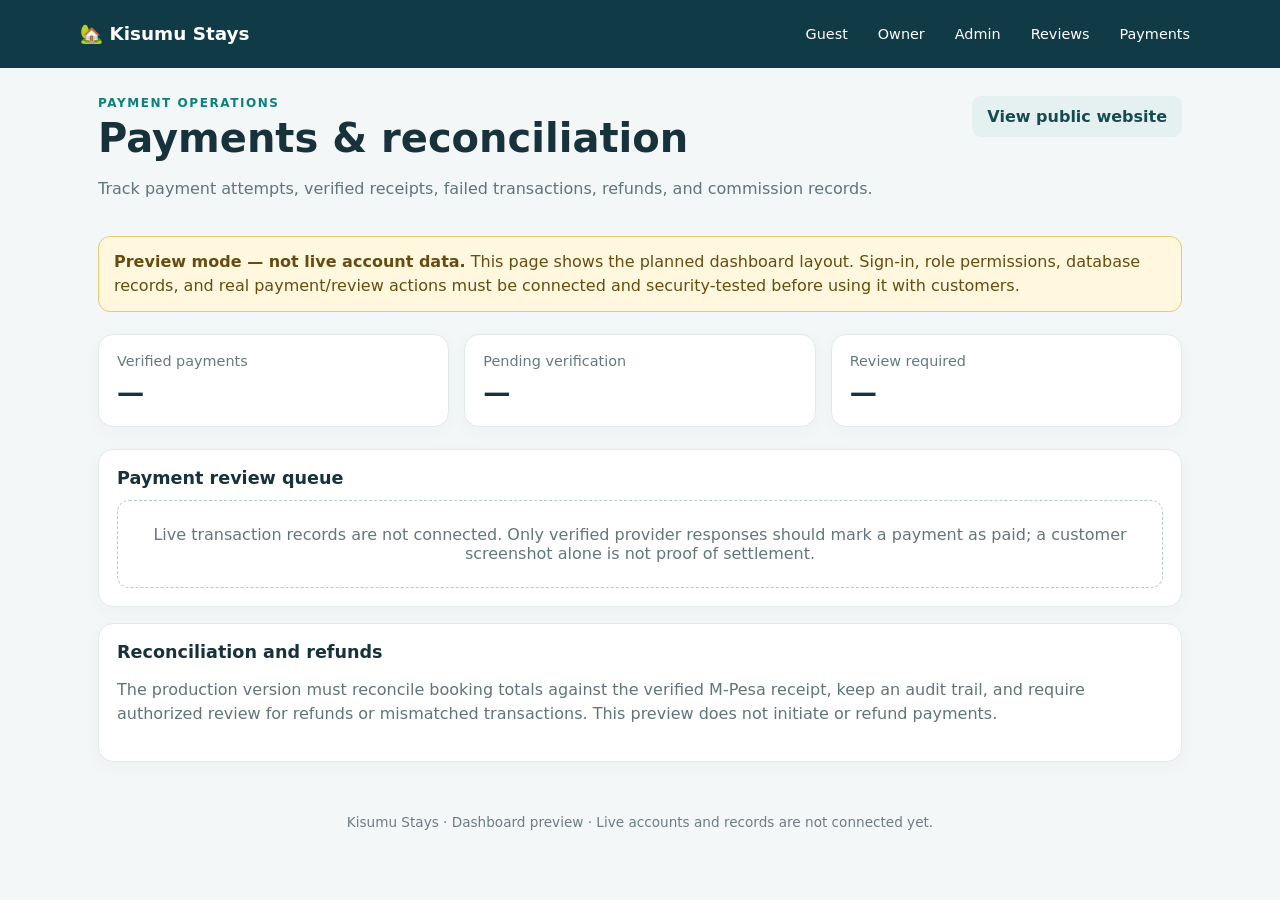
<file: site/payments-dashboard.html>
<!doctype html><html lang="en"><head><meta charset="utf-8"><meta name="viewport" content="width=device-width,initial-scale=1"><meta name="robots" content="noindex,nofollow"><title>Payments Dashboard | Kisumu Stays</title><link rel="stylesheet" href="dashboard.css"></head><body><header class="dash-top"><a class="brand" href="index.html">🏡 Kisumu Stays</a><nav><a href="guest-dashboard.html">Guest</a><a href="owner-dashboard.html">Owner</a><a href="admin-dashboard.html">Admin</a><a href="reviews-dashboard.html">Reviews</a><a href="payments-dashboard.html">Payments</a></nav></header><main class="dash-wrap"><div class="dash-title"><div><div class="eyebrow">PAYMENT OPERATIONS</div><h1>Payments & reconciliation</h1><p class="muted">Track payment attempts, verified receipts, failed transactions, refunds, and commission records.</p></div><a class="btn secondary" href="index.html">View public website</a></div><div class="preview"><strong>Preview mode — not live account data.</strong> This page shows the planned dashboard layout. Sign-in, role permissions, database records, and real payment/review actions must be connected and security-tested before using it with customers.</div><section class="grid"><article class="stat"><span>Verified payments</span><strong>—</strong></article><article class="stat"><span>Pending verification</span><strong>—</strong></article><article class="stat"><span>Review required</span><strong>—</strong></article></section><section class="panel"><h2>Payment review queue</h2><div class="empty">Live transaction records are not connected. Only verified provider responses should mark a payment as paid; a customer screenshot alone is not proof of settlement.</div></section><section class="panel"><h2>Reconciliation and refunds</h2><p class="muted">The production version must reconcile booking totals against the verified M-Pesa receipt, keep an audit trail, and require authorized review for refunds or mismatched transactions. This preview does not initiate or refund payments.</p></section></main><footer>Kisumu Stays · Dashboard preview · Live accounts and records are not connected yet.</footer></body></html>
</file>
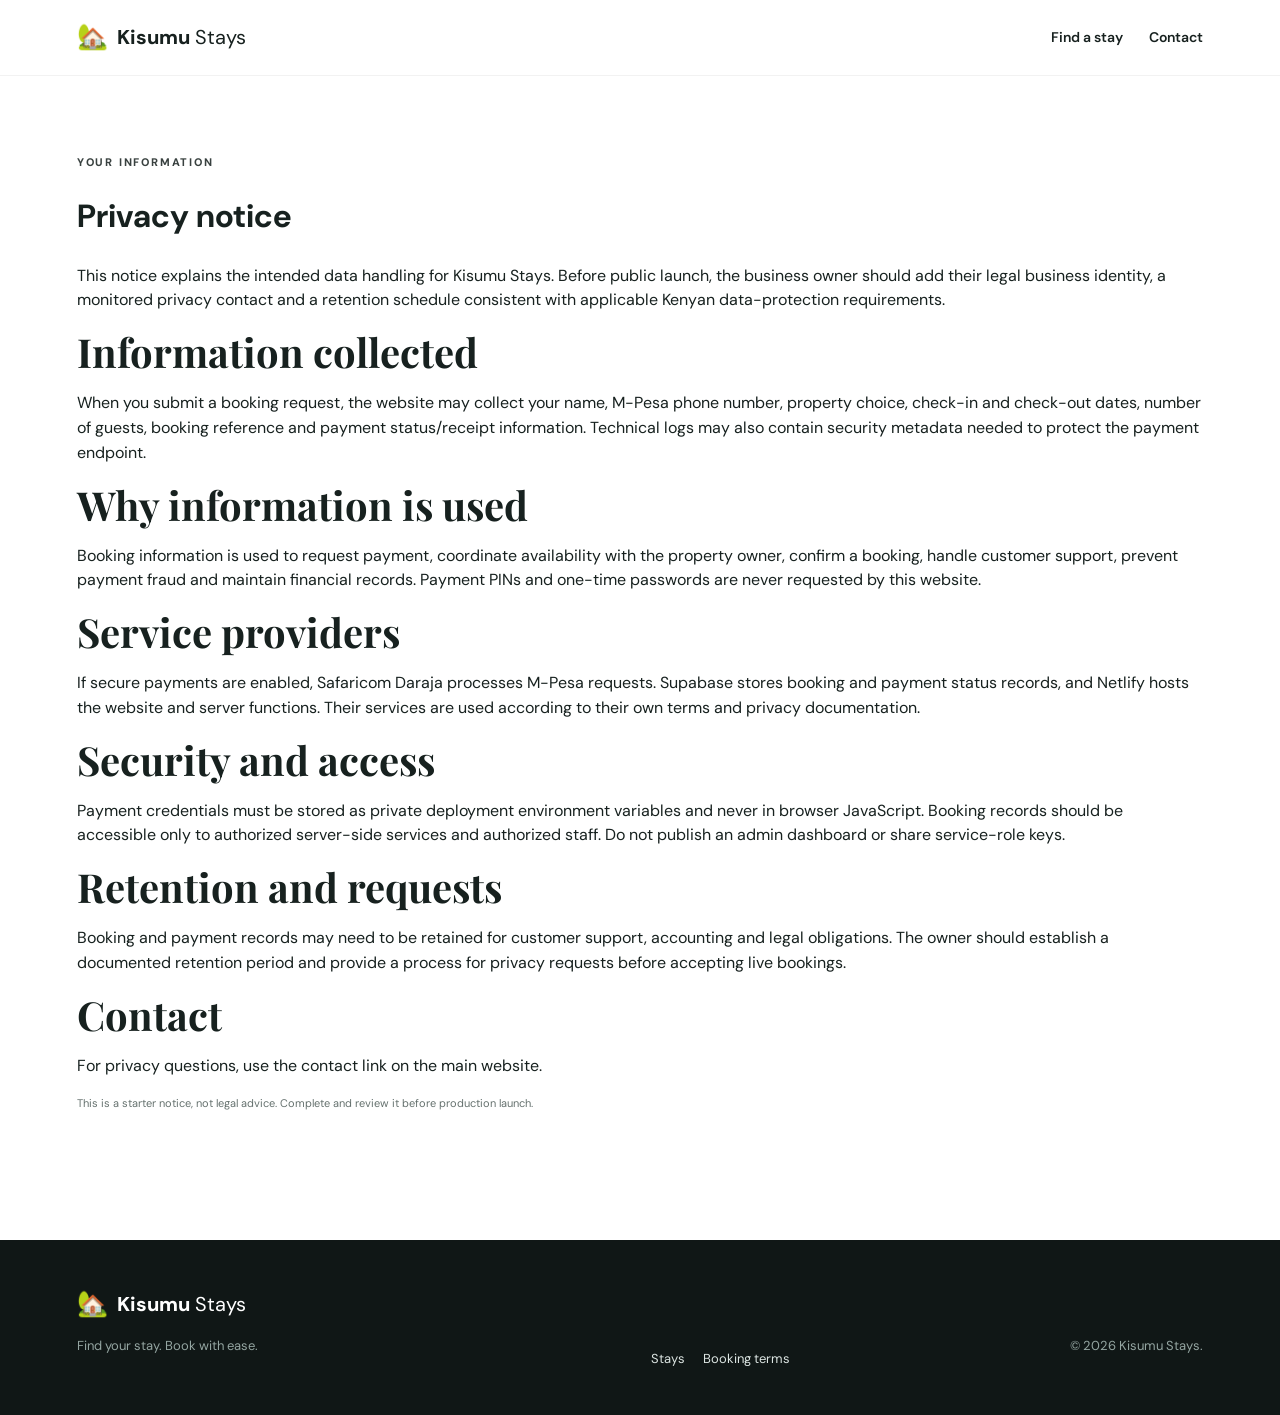
<file: site/privacy.html>
<!doctype html><html lang="en"><head><meta charset="utf-8"><meta name="viewport" content="width=device-width, initial-scale=1"><meta name="robots" content="index,follow"><title>Privacy | Kisumu Stays</title><link rel="stylesheet" href="styles.css"></head><body><header class="site-header"><a class="brand" href="index.html"><span class="brand-mark">🏡</span><span><strong>Kisumu</strong> Stays</span></a><nav><a href="index.html#stays">Find a stay</a><a href="index.html#contact">Contact</a></nav></header><main class="section"><p class="eyebrow">YOUR INFORMATION</p><h1>Privacy notice</h1><p>This notice explains the intended data handling for Kisumu Stays. Before public launch, the business owner should add their legal business identity, a monitored privacy contact and a retention schedule consistent with applicable Kenyan data-protection requirements.</p><h2>Information collected</h2><p>When you submit a booking request, the website may collect your name, M-Pesa phone number, property choice, check-in and check-out dates, number of guests, booking reference and payment status/receipt information. Technical logs may also contain security metadata needed to protect the payment endpoint.</p><h2>Why information is used</h2><p>Booking information is used to request payment, coordinate availability with the property owner, confirm a booking, handle customer support, prevent payment fraud and maintain financial records. Payment PINs and one-time passwords are never requested by this website.</p><h2>Service providers</h2><p>If secure payments are enabled, Safaricom Daraja processes M-Pesa requests. Supabase stores booking and payment status records, and Netlify hosts the website and server functions. Their services are used according to their own terms and privacy documentation.</p><h2>Security and access</h2><p>Payment credentials must be stored as private deployment environment variables and never in browser JavaScript. Booking records should be accessible only to authorized server-side services and authorized staff. Do not publish an admin dashboard or share service-role keys.</p><h2>Retention and requests</h2><p>Booking and payment records may need to be retained for customer support, accounting and legal obligations. The owner should establish a documented retention period and provide a process for privacy requests before accepting live bookings.</p><h2>Contact</h2><p>For privacy questions, use the contact link on <a href="index.html#contact">the main website</a>.</p><p class="small-note">This is a starter notice, not legal advice. Complete and review it before production launch.</p></main><footer><div class="footer-inner"><div><a class="brand footer-brand" href="index.html"><span class="brand-mark">🏡</span><span><strong>Kisumu</strong> Stays</span></a><p>Find your stay. Book with ease.</p></div><div class="footer-links"><a href="index.html#stays">Stays</a><a href="booking-terms.html">Booking terms</a></div><p class="copyright">© <span id="year"></span> Kisumu Stays.</p></div></footer><script>document.getElementById('year').textContent=new Date().getFullYear()</script></body></html>
</file>
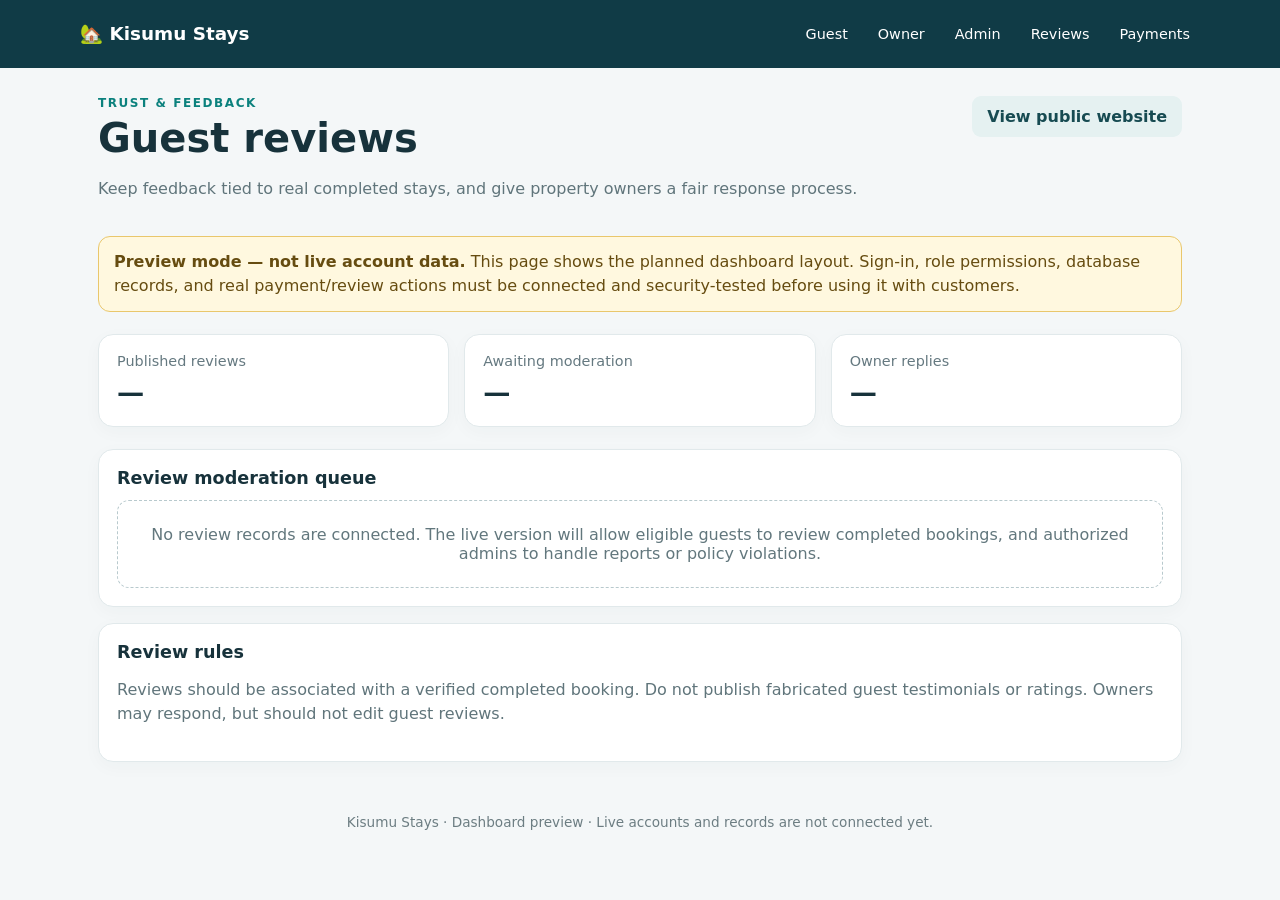
<file: site/reviews-dashboard.html>
<!doctype html><html lang="en"><head><meta charset="utf-8"><meta name="viewport" content="width=device-width,initial-scale=1"><meta name="robots" content="noindex,nofollow"><title>Reviews Dashboard | Kisumu Stays</title><link rel="stylesheet" href="dashboard.css"></head><body><header class="dash-top"><a class="brand" href="index.html">🏡 Kisumu Stays</a><nav><a href="guest-dashboard.html">Guest</a><a href="owner-dashboard.html">Owner</a><a href="admin-dashboard.html">Admin</a><a href="reviews-dashboard.html">Reviews</a><a href="payments-dashboard.html">Payments</a></nav></header><main class="dash-wrap"><div class="dash-title"><div><div class="eyebrow">TRUST & FEEDBACK</div><h1>Guest reviews</h1><p class="muted">Keep feedback tied to real completed stays, and give property owners a fair response process.</p></div><a class="btn secondary" href="index.html">View public website</a></div><div class="preview"><strong>Preview mode — not live account data.</strong> This page shows the planned dashboard layout. Sign-in, role permissions, database records, and real payment/review actions must be connected and security-tested before using it with customers.</div><section class="grid"><article class="stat"><span>Published reviews</span><strong>—</strong></article><article class="stat"><span>Awaiting moderation</span><strong>—</strong></article><article class="stat"><span>Owner replies</span><strong>—</strong></article></section><section class="panel"><h2>Review moderation queue</h2><div class="empty">No review records are connected. The live version will allow eligible guests to review completed bookings, and authorized admins to handle reports or policy violations.</div></section><section class="panel"><h2>Review rules</h2><p class="muted">Reviews should be associated with a verified completed booking. Do not publish fabricated guest testimonials or ratings. Owners may respond, but should not edit guest reviews.</p></section></main><footer>Kisumu Stays · Dashboard preview · Live accounts and records are not connected yet.</footer></body></html>
</file>
<file: site/styles.css>
@import url('https://fonts.googleapis.com/css2?family=DM+Sans:wght@400;500;600;700&family=Playfair+Display:wght@600;700&display=swap');

:root {
  --ink:#17211f; --muted:#65716e; --primary:#0f766e; --primary-dark:#0b5e58;
  --paper:#fff; --soft:#f2f7f5; --line:#dfe7e4; --shadow:0 12px 35px rgba(19,35,31,.10);
}
*{box-sizing:border-box} html{scroll-behavior:smooth} body{margin:0;color:var(--ink);background:#fff;font-family:"DM Sans",Arial,sans-serif;line-height:1.55}
body.modal-open{overflow:hidden} a{color:inherit;text-decoration:none} button,input,select{font:inherit}
.site-header{height:76px;padding:0 6%;display:flex;align-items:center;justify-content:space-between;background:#fff;position:sticky;top:0;z-index:20;border-bottom:1px solid rgba(0,0,0,.05)}
.brand{display:flex;align-items:center;gap:9px;font-size:20px}.brand-mark{font-size:25px}.brand strong{font-weight:800}
nav{display:flex;gap:26px;font-size:14px;font-weight:600}nav a:hover{color:var(--primary)}.menu-btn{display:none;background:none;border:0;font-size:25px}
.hero{min-height:650px;position:relative;background:url("https://images.unsplash.com/photo-1566073771259-6a8506099945?auto=format&fit=crop&w=1800&q=90") center/cover;display:flex;align-items:center}
.hero-overlay{position:absolute;inset:0;background:linear-gradient(90deg,rgba(5,24,21,.78),rgba(5,24,21,.35),rgba(5,24,21,.15))}
.hero-content{position:relative;z-index:1;width:min(1120px,88%);margin:auto;color:#fff;padding:65px 0}.eyebrow{letter-spacing:1.8px;font-size:11px;font-weight:800;margin:0 0 10px;opacity:.85}
.hero h1{font-family:"Playfair Display",Georgia,serif;font-size:clamp(42px,6vw,70px);line-height:1.05;max-width:750px;margin:0 0 18px}.hero-copy{max-width:650px;font-size:18px;opacity:.94;margin-bottom:30px}
.search-panel{background:#fff;color:var(--ink);padding:13px;border-radius:14px;display:grid;grid-template-columns:1.1fr 1fr .75fr auto;gap:9px;max-width:950px;box-shadow:var(--shadow)}
.search-panel label{padding:8px 12px;border-right:1px solid var(--line)}.search-panel label:last-of-type{border-right:0}
.search-panel span{display:block;font-size:11px;font-weight:800;color:var(--muted);margin-bottom:2px}.search-panel input,.search-panel select{width:100%;border:0;outline:0;background:transparent;padding:3px 0;color:var(--ink)}
.btn{border:0;border-radius:9px;padding:12px 19px;font-weight:800;display:inline-flex;align-items:center;justify-content:center;cursor:pointer;transition:.2s}.btn:hover{transform:translateY(-1px)}
.btn-primary{background:var(--primary);color:#fff}.btn-primary:hover{background:var(--primary-dark)}.btn-dark{background:#17211f;color:#fff}.btn-light{background:#fff;color:#17211f}.btn-small{padding:8px 12px;font-size:12px}
.trust-row{display:flex;gap:25px;margin-top:18px;font-size:13px}.trust-row span{opacity:.92}
.section{padding:78px 6%;max-width:1300px;margin:auto}.soft{max-width:none;background:var(--soft)}.section-heading{display:flex;align-items:end;justify-content:space-between;margin-bottom:25px}.section h2,.center-heading h2,.owner-cta h2,.contact-card h2{font-family:"Playfair Display",Georgia,serif;font-size:40px;line-height:1.15;margin:0 0 8px}.section-heading .eyebrow,.center-heading .eyebrow,.contact-card .eyebrow,.owner-cta .eyebrow{color:var(--primary)}
.results-count{font-size:13px;color:var(--muted)}
.filters{display:flex;gap:8px;flex-wrap:wrap;margin-bottom:25px}.chip{border:1px solid var(--line);background:#fff;border-radius:999px;padding:8px 15px;cursor:pointer;color:var(--muted)}.chip.active,.chip:hover{background:#17211f;color:#fff;border-color:#17211f}
#locationChips{display:flex;gap:8px;flex-wrap:wrap}
.property-grid{display:grid;grid-template-columns:repeat(3,1fr);gap:22px}.property-card{background:#fff;border:1px solid var(--line);border-radius:15px;overflow:hidden;transition:.2s}.property-card:hover{box-shadow:var(--shadow);transform:translateY(-3px)}
.property-image-wrap{height:235px;position:relative;background:#ddd}.property-image-wrap img{width:100%;height:100%;object-fit:cover}.badge{position:absolute;left:13px;top:13px;background:#fff;border-radius:999px;padding:5px 9px;font-size:11px;font-weight:800}.badge.verified{color:var(--primary)}
.heart{position:absolute;right:12px;top:12px;width:36px;height:36px;border:0;border-radius:50%;background:#fff;font-size:21px;cursor:pointer}
.property-body{padding:18px}.property-top{display:flex;justify-content:space-between;gap:12px}.property-top h3{margin:0 0 3px;font-size:17px}.muted{color:var(--muted);font-size:13px;margin:0}.rating{white-space:nowrap;font-size:13px;font-weight:800}.amenity-line{font-size:12px;color:var(--muted);margin:15px 0}.property-bottom{border-top:1px solid var(--line);padding-top:14px;display:flex;align-items:center;justify-content:space-between}.property-bottom strong{font-size:17px}.property-bottom span{font-size:12px;color:var(--muted)}
.location-grid{max-width:1300px;margin:auto;display:grid;grid-template-columns:repeat(3,1fr);gap:16px;padding:0 6%}.location-card{text-align:left;border:0;background:#fff;border-radius:15px;padding:23px;display:flex;flex-direction:column;gap:3px;cursor:pointer;box-shadow:0 4px 16px rgba(0,0,0,.05)}.location-card:hover{transform:translateY(-2px);box-shadow:var(--shadow)}.location-icon{font-size:28px;margin-bottom:5px}.location-card span:last-child{font-size:12px;color:var(--muted)}
.center-heading{text-align:center;max-width:620px;margin:0 auto 38px}.center-heading p:not(.eyebrow){color:var(--muted)}
.steps{display:grid;grid-template-columns:repeat(3,1fr);gap:25px}.steps article{border:1px solid var(--line);border-radius:15px;padding:28px}.steps span{color:var(--primary);font-weight:800;font-size:13px}.steps h3{margin:12px 0 5px}.steps p{color:var(--muted);margin:0}
.owner-cta{margin:20px auto 0;max-width:1160px;border-radius:20px;background:#17211f;color:#fff;padding:55px 6%;display:flex;align-items:center;justify-content:space-between;gap:30px}.owner-cta p:not(.eyebrow){color:#cbd6d3;max-width:600px}
.contact-card{border:1px solid var(--line);border-radius:18px;padding:35px;display:flex;align-items:center;justify-content:space-between;gap:30px}.contact-card p:not(.eyebrow){color:var(--muted);max-width:650px}
footer{background:#101716;color:#dce5e2;margin-top:50px}.footer-inner{max-width:1300px;margin:auto;padding:45px 6%;display:grid;grid-template-columns:1.4fr 1fr auto;gap:30px;align-items:end}.footer-brand{color:#fff}.footer-inner p{color:#94a5a1;font-size:13px}.footer-links{display:flex;gap:18px;font-size:13px}.copyright{white-space:nowrap}
.modal{position:fixed;inset:0;z-index:50;display:flex;align-items:center;justify-content:center;padding:20px}.modal.hidden,.hidden{display:none}.modal-backdrop{position:absolute;inset:0;background:rgba(8,18,16,.68)}.modal-card{position:relative;z-index:1;background:#fff;border-radius:18px;overflow:auto;max-height:92vh;width:min(760px,100%);box-shadow:0 25px 70px rgba(0,0,0,.25)}.modal-close{position:absolute;right:14px;top:14px;z-index:2;border:0;border-radius:50%;width:38px;height:38px;background:#fff;font-size:25px;cursor:pointer}.modal-image{width:100%;height:320px;object-fit:cover}.modal-body{padding:28px}.modal-body h2{font-family:"Playfair Display",Georgia,serif;font-size:32px;margin:0 0 5px}.amenities-grid{display:grid;grid-template-columns:repeat(2,1fr);gap:8px;margin:20px 0}.amenities-grid span{background:var(--soft);padding:9px;border-radius:8px;font-size:13px}.booking-box{border-top:1px solid var(--line);padding-top:20px;display:flex;align-items:center;justify-content:space-between;gap:20px}.booking-box strong{font-size:24px}.booking-box span,.booking-box small{color:var(--muted)}.small-note{font-size:11px;color:var(--muted);margin-bottom:0}
.empty-state{text-align:center;padding:60px 20px;border:1px dashed var(--line);border-radius:15px}.empty-state>div{font-size:35px}.empty-state h3{margin-bottom:5px}.empty-state p{color:var(--muted)}
@media(max-width:900px){.property-grid{grid-template-columns:repeat(2,1fr)}.search-panel{grid-template-columns:1fr 1fr}.search-panel .btn{grid-column:1/-1}.search-panel label:nth-of-type(2){border-right:0}.location-grid{grid-template-columns:repeat(2,1fr)}.footer-inner{grid-template-columns:1fr 1fr}.copyright{grid-column:1/-1}}
@media(max-width:650px){.site-header{height:68px;padding:0 5%}.menu-btn{display:block}nav{display:none;position:absolute;top:68px;left:0;right:0;background:#fff;padding:15px 5%;flex-direction:column;gap:0;border-bottom:1px solid var(--line)}nav.open{display:flex}nav a{padding:11px 0}.hero{min-height:700px}.hero-content{width:90%}.hero h1{font-size:43px}.hero-copy{font-size:16px}.search-panel{grid-template-columns:1fr;padding:10px}.search-panel label{border-right:0;border-bottom:1px solid var(--line);padding:9px}.search-panel label:last-of-type{border-bottom:0}.trust-row{flex-direction:column;gap:5px}.section{padding:55px 5%}.section h2,.center-heading h2,.owner-cta h2,.contact-card h2{font-size:31px}.property-grid,.steps,.location-grid{grid-template-columns:1fr}.owner-cta,.contact-card{margin-left:5%;margin-right:5%;padding:30px;flex-direction:column;align-items:flex-start}.owner-cta{margin-top:0}.footer-inner{grid-template-columns:1fr;padding:35px 5%}.footer-links{flex-wrap:wrap}.copyright{white-space:normal;grid-column:auto}.modal-image{height:230px}.booking-box{align-items:flex-start;flex-direction:column}.booking-box .btn{width:100%}}


/* Property photo fallbacks and gallery */
.property-image-wrap.image-missing::after{content:"🏡  Photo unavailable";position:absolute;inset:0;display:flex;align-items:center;justify-content:center;color:var(--muted);font-weight:700;background:linear-gradient(135deg,#e6efec,#f8f6f0)}
.image-fallback{min-height:180px;display:flex;flex-direction:column;align-items:center;justify-content:center;gap:8px;color:var(--muted);background:linear-gradient(135deg,#e6efec,#f8f6f0);font-size:28px}
.image-fallback span{font-size:13px;font-weight:700}
.modal-fallback{height:320px;min-height:0}
.photo-thumbnails{display:flex;gap:9px;padding:12px 20px;overflow-x:auto;border-bottom:1px solid var(--line)}
.photo-thumb{flex:0 0 82px;width:82px;height:62px;padding:0;border:2px solid transparent;border-radius:8px;overflow:hidden;background:#eee;cursor:pointer}
.photo-thumb.active{border-color:var(--primary)}
.photo-thumb img{width:100%;height:100%;object-fit:cover;display:block}
.mpesa-panel{margin-top:22px;padding:18px;border:1px solid #cfe5dc;border-radius:12px;background:#f5fbf8}
.mpesa-panel h3{margin:0 0 8px;font-size:17px;color:var(--primary)}
.mpesa-panel p{font-size:13px;line-height:1.55;margin:8px 0;color:var(--muted)}
.mpesa-number-row{display:flex;align-items:center;gap:10px;flex-wrap:wrap;padding:12px 0}
.mpesa-number-row span{font-size:13px;color:var(--muted)}
.mpesa-number-row strong{font-size:18px;letter-spacing:.03em;color:var(--ink)}
.copy-mpesa{border:1px solid var(--line);background:#fff;border-radius:7px;padding:7px 10px;font-weight:700;cursor:pointer}
@media(max-width:650px){.modal-fallback{height:230px}.photo-thumbnails{padding:10px 14px}.mpesa-panel{padding:14px}.mpesa-number-row{align-items:flex-start;flex-direction:column}}

/* Secure booking form */
.secure-booking{margin-top:24px;padding:22px;border:1px solid var(--line);border-radius:14px;background:#f9fbfa}
.booking-price{padding-bottom:16px;border-bottom:1px solid var(--line)}.booking-price strong{font-size:25px}.booking-price span,.booking-price small{color:var(--muted)}.booking-price small{display:block;font-size:12px;margin-top:4px}
.secure-booking h3{margin:18px 0 12px}.booking-form{display:grid;gap:12px}.booking-form label{display:grid;gap:5px;font-size:12px;font-weight:700;color:#384541}.booking-form input,.booking-form select{width:100%;min-width:0;border:1px solid #d4dfda;border-radius:8px;padding:11px;background:#fff;color:var(--ink);font-size:14px}.booking-form input:focus,.booking-form select:focus{outline:2px solid #b7ddd2;border-color:var(--primary)}.booking-form-row{display:grid;grid-template-columns:1fr 1fr;gap:12px}.booking-total{display:flex;justify-content:space-between;gap:12px;align-items:center;padding:12px 0;border-top:1px solid var(--line);font-size:13px}.booking-total strong{font-size:18px;text-align:right}.booking-submit{width:100%}.booking-submit:disabled{opacity:.65;cursor:wait;transform:none}.booking-feedback{font-size:13px;line-height:1.5;margin:0;color:var(--muted);overflow-wrap:anywhere}.booking-feedback.error{color:#a52828}.booking-feedback.success{color:#126b4d}.booking-help{display:inline-block;margin-top:12px;color:var(--primary);font-size:13px;font-weight:800}.property-image-wrap .image-fallback{position:absolute;inset:0;min-height:0}.property-image-wrap.image-missing::after{display:none}
@media(max-width:650px){.secure-booking{padding:15px}.booking-form-row{grid-template-columns:1fr}.booking-total{align-items:flex-start;flex-direction:column}.booking-total strong{text-align:left}}

.contact-phone{font-weight:800;color:var(--primary)!important}
</file>
<file: site/dashboard.css>
*{box-sizing:border-box}body{margin:0;font-family:Inter,system-ui,-apple-system,Segoe UI,sans-serif;background:#f4f7f8;color:#17323b}a{color:inherit}.dash-top{background:#103b46;color:white;padding:18px max(18px,calc((100% - 1120px)/2));display:flex;align-items:center;justify-content:space-between;gap:16px;flex-wrap:wrap}.brand{font-weight:800;font-size:1.15rem;text-decoration:none}.dash-top nav{display:flex;gap:10px;flex-wrap:wrap}.dash-top nav a{font-size:.9rem;text-decoration:none;padding:8px 10px;border-radius:8px}.dash-top nav a:hover,.dash-top nav a.active{background:#245764}.dash-wrap{max-width:1120px;margin:28px auto;padding:0 18px}.dash-title{display:flex;justify-content:space-between;gap:18px;align-items:flex-start;flex-wrap:wrap}.eyebrow{color:#0b817d;font-size:.75rem;letter-spacing:.13em;font-weight:800}.dash-title h1{font-size:clamp(1.8rem,4vw,2.5rem);margin:.3rem 0}.muted{color:#60757b;line-height:1.55}.preview{border:1px solid #e9c76c;background:#fff8df;border-radius:12px;padding:13px 15px;margin:18px 0;color:#664c10;line-height:1.5}.grid{display:grid;grid-template-columns:repeat(3,minmax(0,1fr));gap:15px;margin:22px 0}.stat,.panel,.table-wrap{background:#fff;border:1px solid #e1e9eb;border-radius:15px;padding:18px;box-shadow:0 5px 18px #143b4608}.stat span{display:block;color:#657980;font-size:.9rem}.stat strong{display:block;font-size:1.7rem;margin-top:8px}.panel{margin:16px 0}.panel h2{font-size:1.1rem;margin:0 0 12px}.empty{padding:24px 16px;border:1px dashed #b8c9cd;border-radius:12px;text-align:center;color:#62777d}.btn{display:inline-flex;border:0;background:#087f79;color:white;padding:11px 15px;border-radius:9px;font-weight:700;text-decoration:none;cursor:pointer}.btn.secondary{background:#e5f1f1;color:#174b52}.btn-row{display:flex;gap:9px;flex-wrap:wrap;margin-top:15px}.pill{display:inline-block;border-radius:99px;background:#e6f4ed;color:#1e6848;padding:5px 9px;font-size:.78rem;font-weight:700}.pill.pending{background:#fff1d6;color:#825700}.table-wrap{overflow:auto}table{width:100%;border-collapse:collapse;min-width:520px}th,td{text-align:left;padding:12px;border-bottom:1px solid #edf1f2;font-size:.9rem}th{color:#5d7379;font-size:.8rem}footer{padding:24px 18px;text-align:center;color:#6c7d82;font-size:.85rem}@media(max-width:720px){.grid{grid-template-columns:1fr}.dash-wrap{margin:20px auto}.dash-top{align-items:flex-start}.dash-top nav{width:100%}.dash-top nav a{padding:7px 8px}}
</file>
